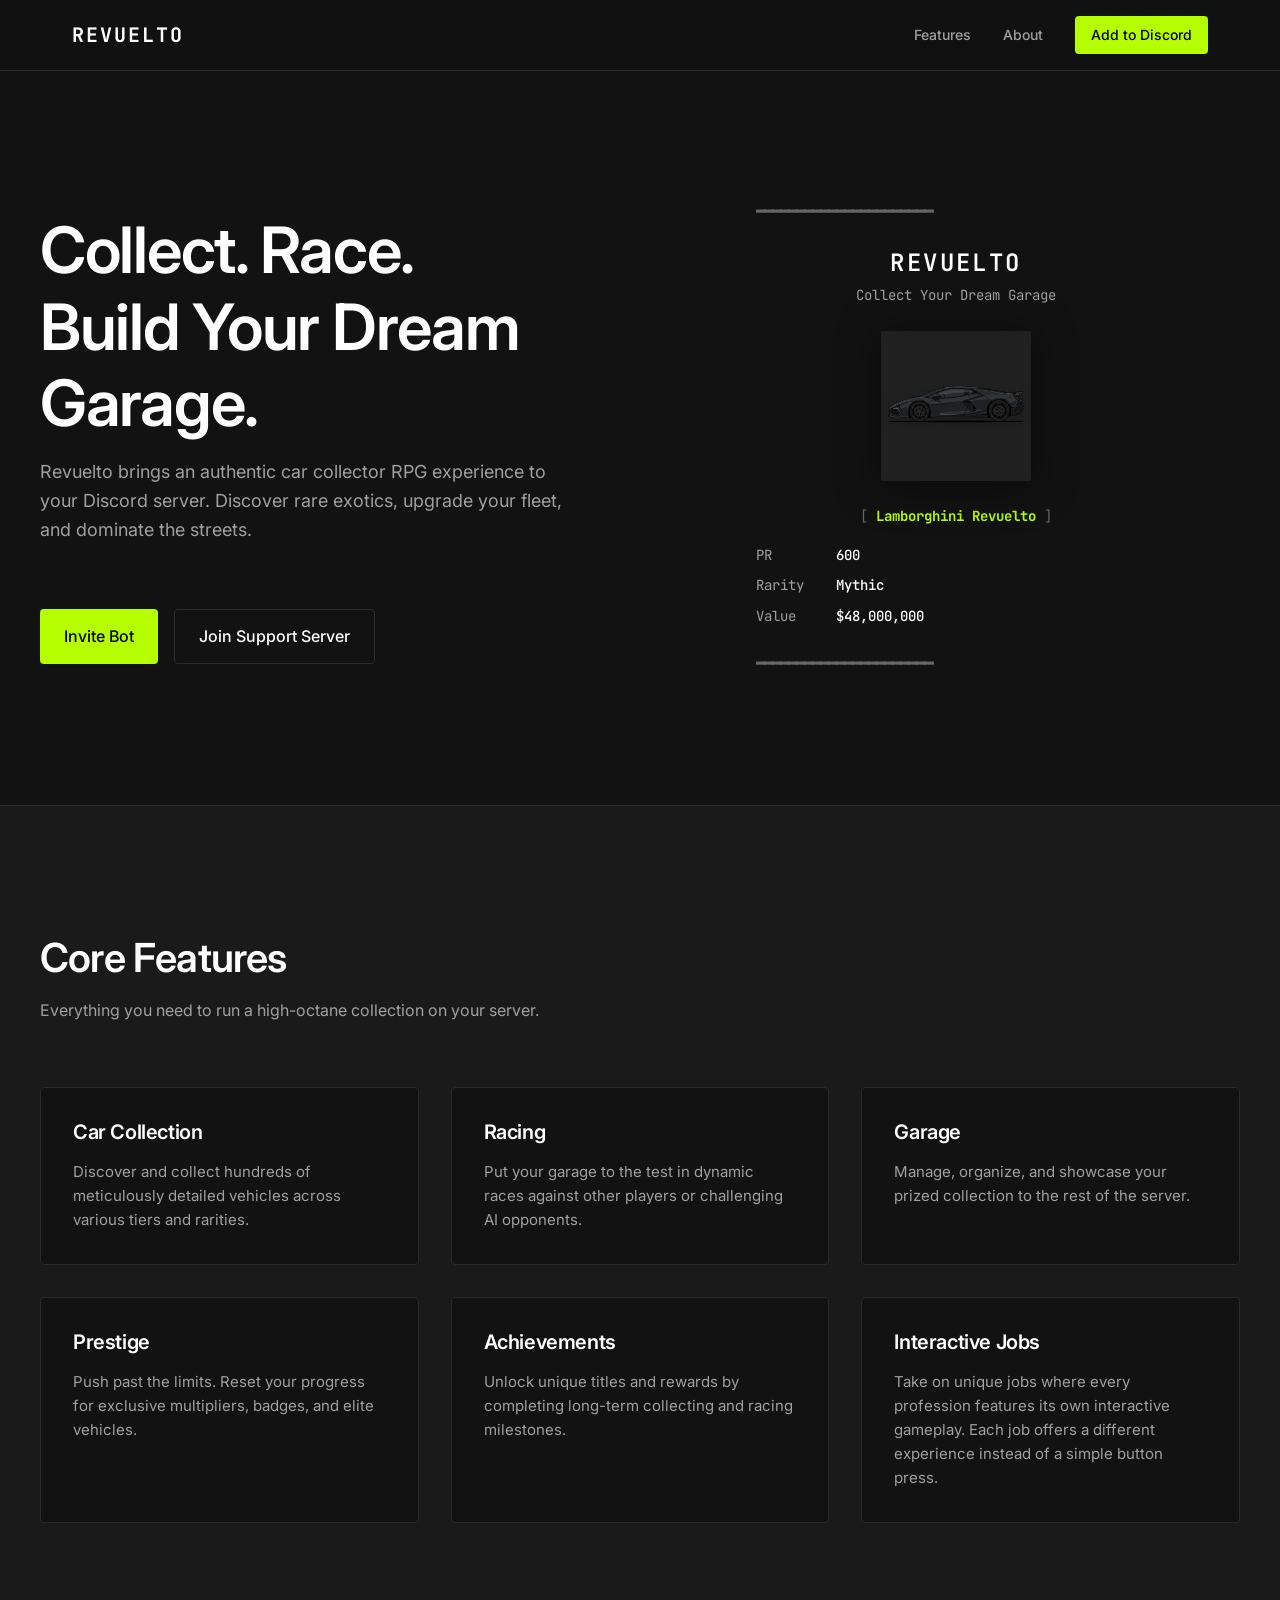
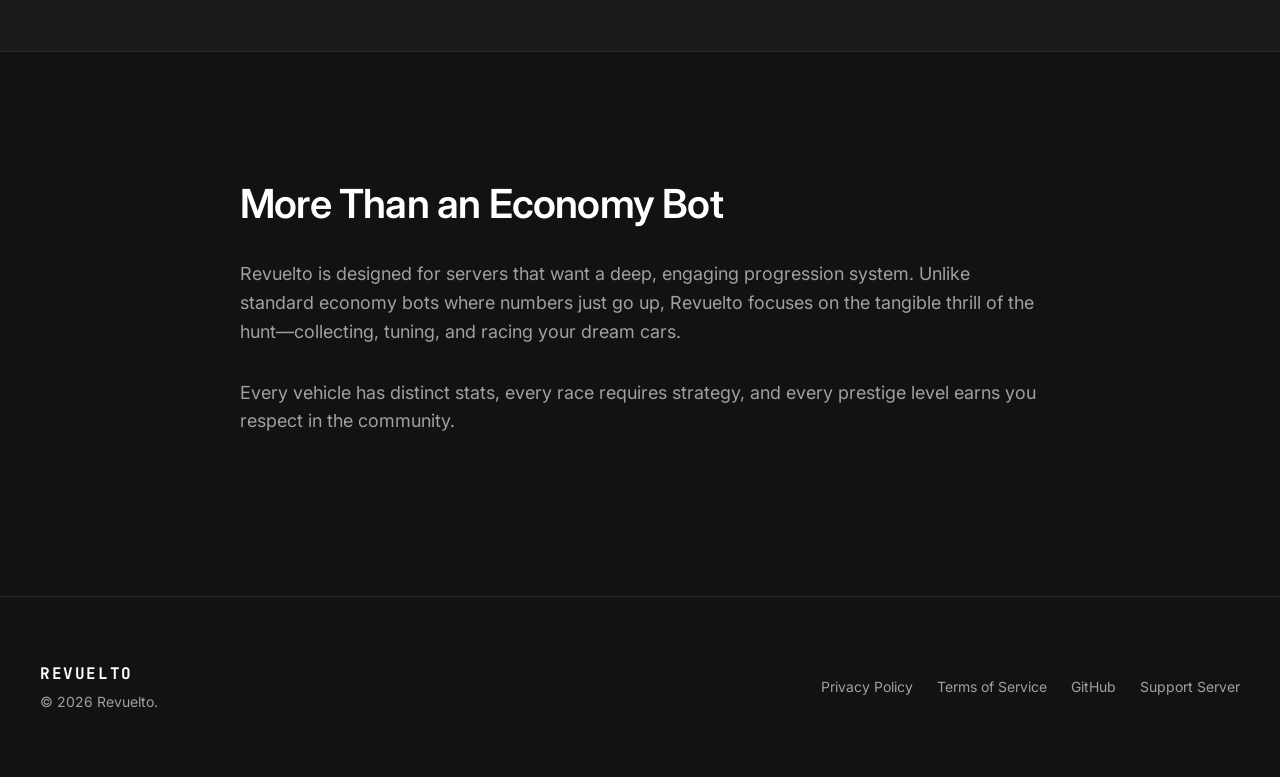
<file: index.html>
<!DOCTYPE html>
<html lang="en">
<head>
    <meta charset="UTF-8">
    <meta name="viewport" content="width=device-width, initial-scale=1.0">
    <title>Revuelto | Car Collector RPG Discord Bot</title>
    <meta name="description" content="Collect. Race. Build Your Dream Garage. Revuelto is a premium collector RPG bot for Discord focusing on long-term vehicle progression.">
    <link rel="stylesheet" href="assets/css/style.css">
    
    <!-- Google Fonts: Inter for UI, JetBrains Mono for stats/code aesthetic -->
    <link rel="preconnect" href="https://fonts.googleapis.com">
    <link rel="preconnect" href="https://fonts.gstatic.com" crossorigin>
    <link href="https://fonts.googleapis.com/css2?family=Inter:wght@400;500;600;700&family=JetBrains+Mono:wght@400;500;700&display=swap" rel="stylesheet">
</head>
<body>

    <nav class="navbar">
        <div class="nav-container">
            <div class="nav-logo">
                <a href="index.html" class="logo-text" aria-label="Revuelto Home">REVUELTO</a>
            </div>
            
            <button class="nav-toggle" id="nav-toggle" aria-expanded="false" aria-controls="nav-links" aria-label="Toggle navigation menu">
                <span class="hamburger"></span>
            </button>

            <div class="nav-links" id="nav-links">
                <a href="index.html#features">Features</a>
                <a href="index.html#about">About</a>
                <a href="https://discord.com/oauth2/authorize?client_id=1058564693192618064&permissions=2147609600&integration_type=0&scope=bot+applications.commands" target="_blank" rel="noopener noreferrer" class="btn-primary-small">Add to Discord</a>
            </div>
        </div>
    </nav>

    <header class="hero">
        <div class="hero-container">
            <div class="hero-content">
                <h1>Collect. Race.<br>Build Your Dream Garage.</h1>
                <p class="subtitle">Revuelto brings an authentic car collector RPG experience to your Discord server. Discover rare exotics, upgrade your fleet, and dominate the streets.</p>
                <div class="hero-actions">
                    <a href="https://discord.com/oauth2/authorize?client_id=1058564693192618064&permissions=2147609600&integration_type=0&scope=bot+applications.commands" target="_blank" rel="noopener noreferrer" class="btn-primary">Invite Bot</a>
                    <a href="https://discord.gg/BYtGPcSWS3" target="_blank" rel="noopener noreferrer" class="btn-secondary">Join Support Server</a>
                </div>
            </div>
            
            <div class="hero-visual" aria-label="Showcased Car Stat Card">
                <div class="stat-card">
                    <div class="stat-card-border top-border" aria-hidden="true">━━━━━━━━━━━━━━━━━━━━━━</div>
                    
                    <div class="stat-card-header">
                        <h2>REVUELTO</h2>
                        <span class="tagline">Collect Your Dream Garage</span>
                    </div>

                    <div class="car-image-container fade-transition" id="car-image-container">
                        <img src="assets/images/revuelto.png" alt="Lamborghini Revuelto" class="car-image" id="hero-car-image" width="300" height="150">
                    </div>
                    
                    <div class="stat-details fade-transition" id="stat-details-container">
                        <div class="stat-row title-row">
                            <span class="bracket" aria-hidden="true">[</span>
                            <span class="car-name" id="hero-car-name">Lamborghini Revuelto</span>
                            <span class="bracket" aria-hidden="true">]</span>
                        </div>
                        <div class="stat-row">
                            <span class="stat-label">PR</span>
                            <span class="stat-value" id="hero-car-pr">600</span>
                        </div>
                        <div class="stat-row">
                            <span class="stat-label">Rarity</span>
                            <span class="stat-value rarity-mythic" id="hero-car-rarity">Mythic</span>
                        </div>
                        <div class="stat-row">
                            <span class="stat-label">Value</span>
                            <span class="stat-value" id="hero-car-price">$48,000,000</span>
                        </div>
                    </div>
                    
                    <div class="stat-card-border bottom-border" aria-hidden="true">━━━━━━━━━━━━━━━━━━━━━━</div>
                </div>
            </div>
        </div>
    </header>

    <section id="features" class="features">
        <div class="section-container">
            <div class="section-header">
                <h2>Core Features</h2>
                <p>Everything you need to run a high-octane collection on your server.</p>
            </div>
            
            <div class="features-grid">
                <div class="feature-card">
                    <h3>Car Collection</h3>
                    <p>Discover and collect hundreds of meticulously detailed vehicles across various tiers and rarities.</p>
                </div>
                <div class="feature-card">
                    <h3>Racing</h3>
                    <p>Put your garage to the test in dynamic races against other players or challenging AI opponents.</p>
                </div>
                <div class="feature-card">
                    <h3>Garage</h3>
                    <p>Manage, organize, and showcase your prized collection to the rest of the server.</p>
                </div>
                <div class="feature-card">
                    <h3>Prestige</h3>
                    <p>Push past the limits. Reset your progress for exclusive multipliers, badges, and elite vehicles.</p>
                </div>
                <div class="feature-card">
                    <h3>Achievements</h3>
                    <p>Unlock unique titles and rewards by completing long-term collecting and racing milestones.</p>
                </div>
                <div class="feature-card">
                    <h3>Interactive Jobs</h3>
                    <p>Take on unique jobs where every profession features its own interactive gameplay. Each job offers a different experience instead of a simple button press.</p>
                </div>
            </div>
        </div>
    </section>

    <section id="about" class="about">
        <div class="section-container">
            <div class="about-content">
                <h2>More Than an Economy Bot</h2>
                <p>Revuelto is designed for servers that want a deep, engaging progression system. Unlike standard economy bots where numbers just go up, Revuelto focuses on the tangible thrill of the hunt—collecting, tuning, and racing your dream cars.</p>
                <p>Every vehicle has distinct stats, every race requires strategy, and every prestige level earns you respect in the community.</p>
            </div>
        </div>
    </section>

    <footer class="footer">
        <div class="footer-container">
            <div class="footer-left">
                <span class="footer-logo">REVUELTO</span>
                <p class="copyright">© 2026 Revuelto.</p>
            </div>
            <div class="footer-links">
                <a href="privacy.html">Privacy Policy</a>
                <a href="terms.html">Terms of Service</a>
                <a href="https://github.com/revuelto-newb" target="_blank" rel="noopener noreferrer">GitHub</a>
                <a href="https://discord.gg/BYtGPcSWS3" target="_blank" rel="noopener noreferrer">Support Server</a>
            </div>
        </div>
    </footer>

    <script src="assets/js/main.js"></script>
</body>
</html>
</file>
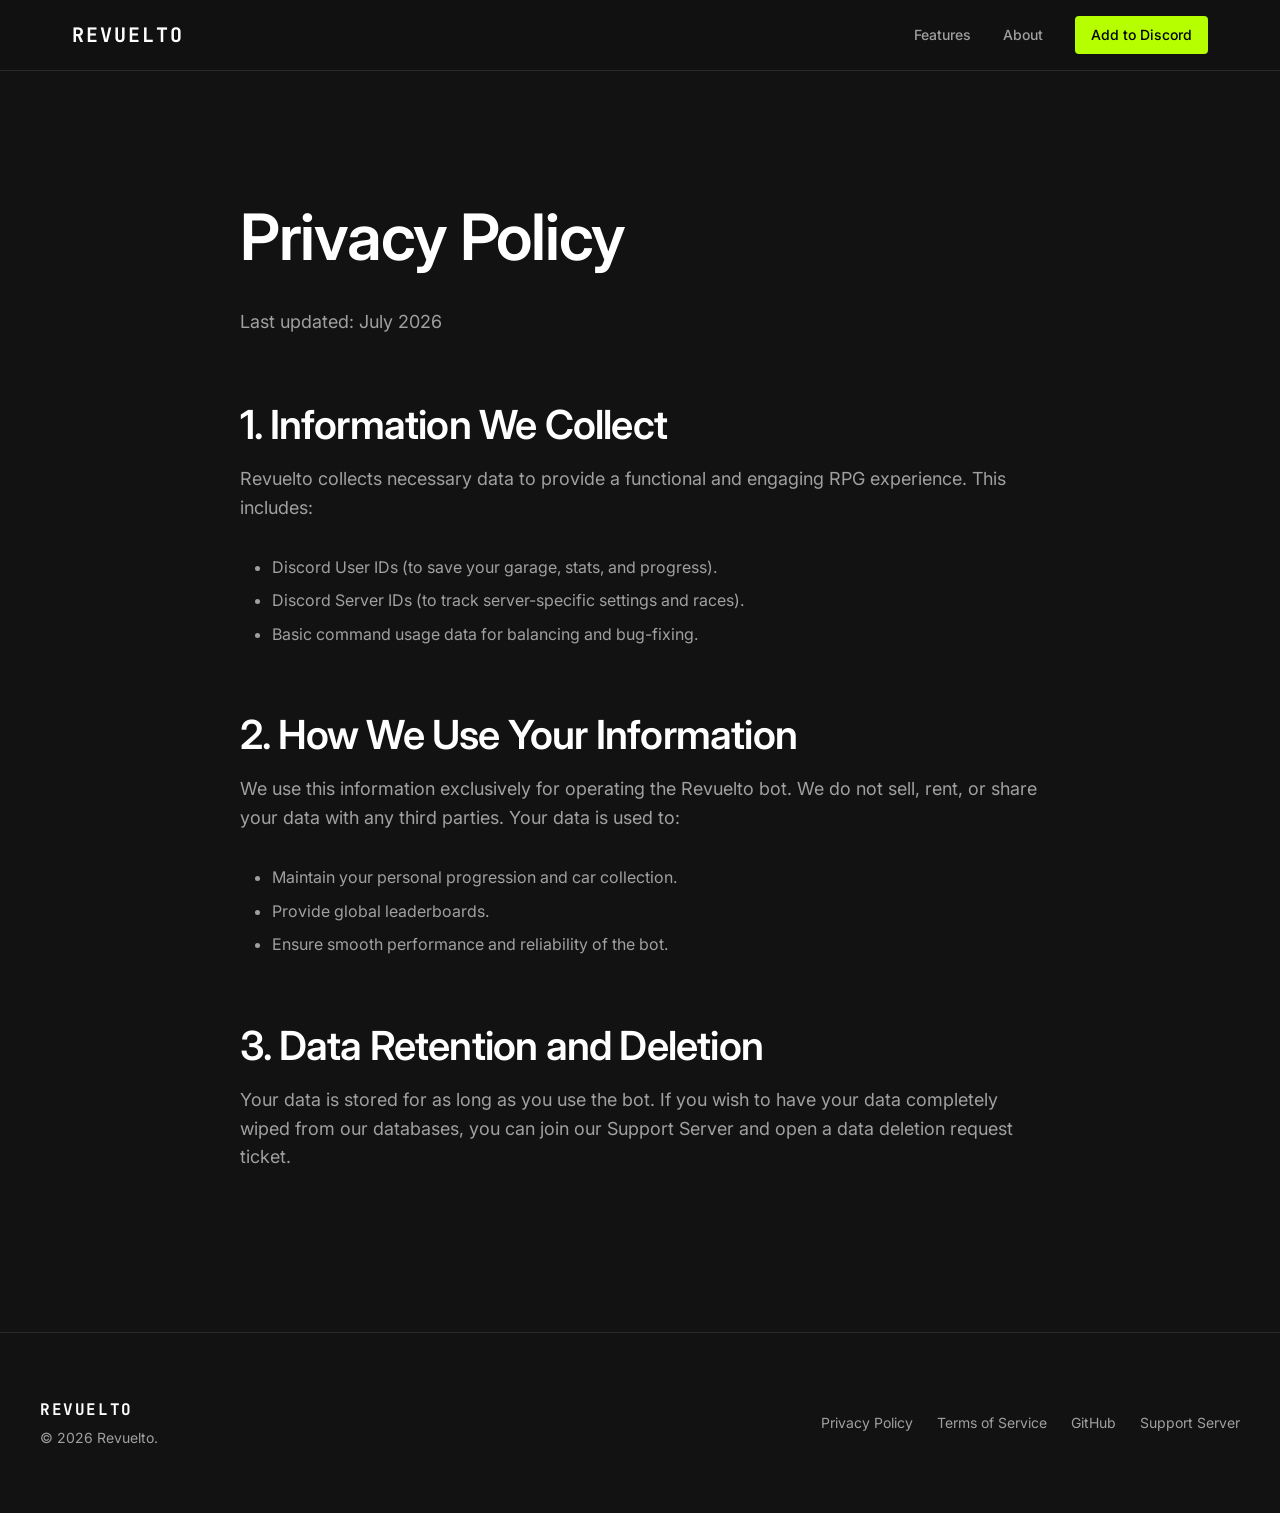
<file: privacy.html>
<!DOCTYPE html>
<html lang="en">
<head>
    <meta charset="UTF-8">
    <meta name="viewport" content="width=device-width, initial-scale=1.0">
    <title>Privacy Policy - Revuelto</title>
    <meta name="description" content="Privacy Policy for Revuelto Discord Bot.">
    <link rel="stylesheet" href="assets/css/style.css">
    <link rel="preconnect" href="https://fonts.googleapis.com">
    <link rel="preconnect" href="https://fonts.gstatic.com" crossorigin>
    <link href="https://fonts.googleapis.com/css2?family=Inter:wght@400;500;600;700&family=JetBrains+Mono:wght@400;500;700&display=swap" rel="stylesheet">
</head>
<body>

    <nav class="navbar">
        <div class="nav-container">
            <div class="nav-logo">
                <a href="index.html" class="logo-text" aria-label="Revuelto Home">REVUELTO</a>
            </div>
            
            <button class="nav-toggle" id="nav-toggle" aria-expanded="false" aria-controls="nav-links" aria-label="Toggle navigation menu">
                <span class="hamburger"></span>
            </button>

            <div class="nav-links" id="nav-links">
                <a href="index.html#features">Features</a>
                <a href="index.html#about">About</a>
                <a href="https://discord.com/oauth2/authorize?client_id=1058564693192618064&permissions=2147609600&integration_type=0&scope=bot+applications.commands" target="_blank" rel="noopener noreferrer" class="btn-primary-small">Add to Discord</a>
            </div>
        </div>
    </nav>

    <main class="generic-page">
        <div class="page-content">
            <h1>Privacy Policy</h1>
            <p>Last updated: July 2026</p>
            
            <h2>1. Information We Collect</h2>
            <p>Revuelto collects necessary data to provide a functional and engaging RPG experience. This includes:</p>
            <ul>
                <li>Discord User IDs (to save your garage, stats, and progress).</li>
                <li>Discord Server IDs (to track server-specific settings and races).</li>
                <li>Basic command usage data for balancing and bug-fixing.</li>
            </ul>

            <h2>2. How We Use Your Information</h2>
            <p>We use this information exclusively for operating the Revuelto bot. We do not sell, rent, or share your data with any third parties. Your data is used to:</p>
            <ul>
                <li>Maintain your personal progression and car collection.</li>
                <li>Provide global leaderboards.</li>
                <li>Ensure smooth performance and reliability of the bot.</li>
            </ul>

            <h2>3. Data Retention and Deletion</h2>
            <p>Your data is stored for as long as you use the bot. If you wish to have your data completely wiped from our databases, you can join our Support Server and open a data deletion request ticket.</p>
        </div>
    </main>

    <footer class="footer">
        <div class="footer-container">
            <div class="footer-left">
                <span class="footer-logo">REVUELTO</span>
                <p class="copyright">© 2026 Revuelto.</p>
            </div>
            <div class="footer-links">
                <a href="privacy.html">Privacy Policy</a>
                <a href="terms.html">Terms of Service</a>
                <a href="https://github.com/revuelto-newb" target="_blank" rel="noopener noreferrer">GitHub</a>
                <a href="https://discord.gg/BYtGPcSWS3" target="_blank" rel="noopener noreferrer">Support Server</a>
            </div>
        </div>
    </footer>

    <script src="assets/js/main.js"></script>
</body>
</html>
</file>
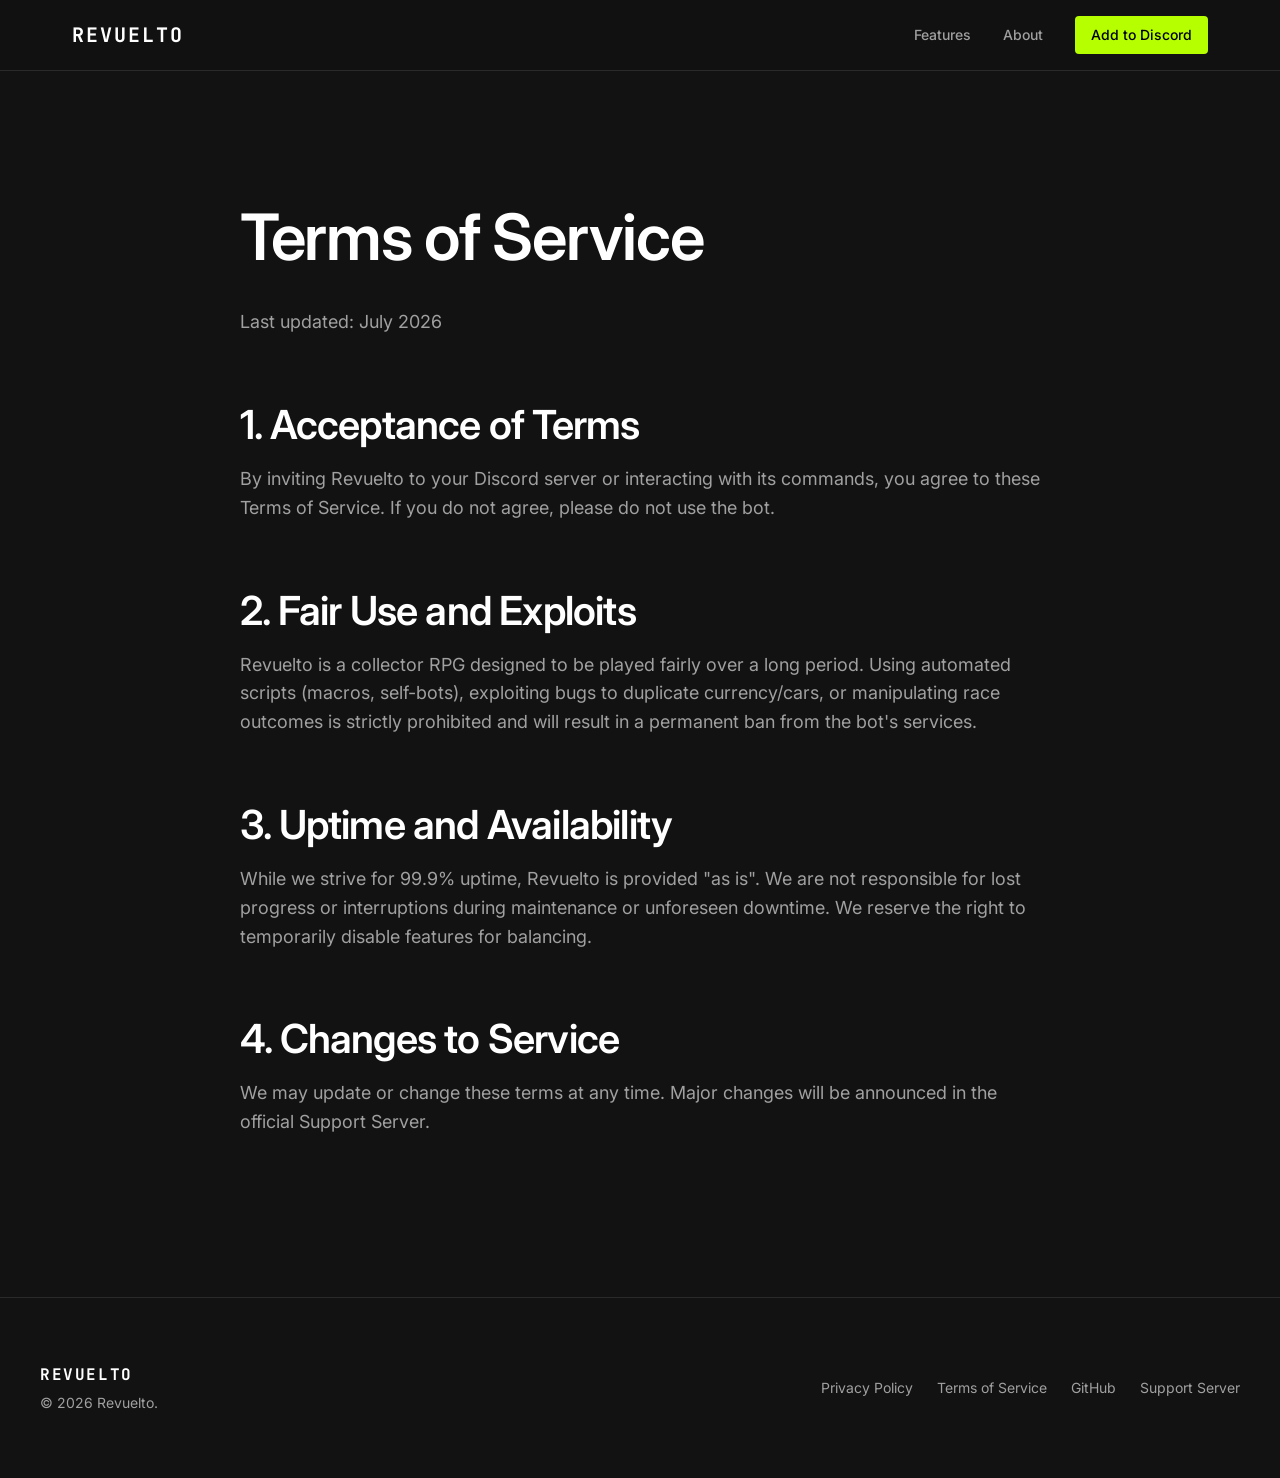
<file: terms.html>
<!DOCTYPE html>
<html lang="en">
<head>
    <meta charset="UTF-8">
    <meta name="viewport" content="width=device-width, initial-scale=1.0">
    <title>Terms of Service - Revuelto</title>
    <meta name="description" content="Terms of Service for Revuelto Discord Bot.">
    <link rel="stylesheet" href="assets/css/style.css">
    <link rel="preconnect" href="https://fonts.googleapis.com">
    <link rel="preconnect" href="https://fonts.gstatic.com" crossorigin>
    <link href="https://fonts.googleapis.com/css2?family=Inter:wght@400;500;600;700&family=JetBrains+Mono:wght@400;500;700&display=swap" rel="stylesheet">
</head>
<body>

    <nav class="navbar">
        <div class="nav-container">
            <div class="nav-logo">
                <a href="index.html" class="logo-text" aria-label="Revuelto Home">REVUELTO</a>
            </div>
            
            <button class="nav-toggle" id="nav-toggle" aria-expanded="false" aria-controls="nav-links" aria-label="Toggle navigation menu">
                <span class="hamburger"></span>
            </button>

            <div class="nav-links" id="nav-links">
                <a href="index.html#features">Features</a>
                <a href="index.html#about">About</a>
                <a href="https://discord.com/oauth2/authorize?client_id=1058564693192618064&permissions=2147609600&integration_type=0&scope=bot+applications.commands" target="_blank" rel="noopener noreferrer" class="btn-primary-small">Add to Discord</a>
            </div>
        </div>
    </nav>

    <main class="generic-page">
        <div class="page-content">
            <h1>Terms of Service</h1>
            <p>Last updated: July 2026</p>
            
            <h2>1. Acceptance of Terms</h2>
            <p>By inviting Revuelto to your Discord server or interacting with its commands, you agree to these Terms of Service. If you do not agree, please do not use the bot.</p>
            
            <h2>2. Fair Use and Exploits</h2>
            <p>Revuelto is a collector RPG designed to be played fairly over a long period. Using automated scripts (macros, self-bots), exploiting bugs to duplicate currency/cars, or manipulating race outcomes is strictly prohibited and will result in a permanent ban from the bot's services.</p>

            <h2>3. Uptime and Availability</h2>
            <p>While we strive for 99.9% uptime, Revuelto is provided "as is". We are not responsible for lost progress or interruptions during maintenance or unforeseen downtime. We reserve the right to temporarily disable features for balancing.</p>

            <h2>4. Changes to Service</h2>
            <p>We may update or change these terms at any time. Major changes will be announced in the official Support Server.</p>
        </div>
    </main>

    <footer class="footer">
        <div class="footer-container">
            <div class="footer-left">
                <span class="footer-logo">REVUELTO</span>
                <p class="copyright">© 2026 Revuelto.</p>
            </div>
            <div class="footer-links">
                <a href="privacy.html">Privacy Policy</a>
                <a href="terms.html">Terms of Service</a>
                <a href="https://github.com/revuelto-newb" target="_blank" rel="noopener noreferrer">GitHub</a>
                <a href="https://discord.gg/BYtGPcSWS3" target="_blank" rel="noopener noreferrer">Support Server</a>
            </div>
        </div>
    </footer>

    <script src="assets/js/main.js"></script>
</body>
</html>
</file>
<file: assets/css/style.css>
/* ==========================================================================
   CSS Variables & Reset
   ========================================================================== */

:root {
    /* Colors */
    --bg-base: #121212;
    --bg-surface: #1a1a1a;
    --bg-surface-hover: #222222;
    --bg-surface-border: #2a2a2a;
    
    --accent-lime: #B6FF00;
    --accent-lime-hover: #9ad600;
    
    --text-primary: #ffffff;
    --text-secondary: #a0a0a0;
    --text-muted: #666666;
    
    --rarity-rare: #00BFFF;
    --rarity-epic: #9D00FF;
    --rarity-legendary: #FFB800;

    /* Typography */
    --font-ui: 'Inter', -apple-system, BlinkMacSystemFont, "Segoe UI", Roboto, Helvetica, Arial, sans-serif;
    --font-mono: 'JetBrains Mono', 'Fira Code', Consolas, Monaco, monospace;
    
    /* Spacing & Layout */
    --max-width: 1200px;
    --spacing-xs: 0.5rem;
    --spacing-sm: 1rem;
    --spacing-md: 2rem;
    --spacing-lg: 4rem;
    --spacing-xl: 8rem;
    
    /* Radii */
    --radius-sm: 4px;
    --radius-md: 8px;
}

*, *::before, *::after {
    box-sizing: border-box;
    margin: 0;
    padding: 0;
}

body {
    font-family: var(--font-ui);
    background-color: var(--bg-base);
    color: var(--text-primary);
    line-height: 1.6;
    -webkit-font-smoothing: antialiased;
    -moz-osx-font-smoothing: grayscale;
}

a {
    color: inherit;
    text-decoration: none;
    transition: color 0.2s ease;
}

a:focus-visible, button:focus-visible, input:focus-visible {
    outline: 2px solid var(--accent-lime);
    outline-offset: 4px;
}

img {
    max-width: 100%;
    display: block;
}

/* ==========================================================================
   Typography
   ========================================================================== */

h1, h2, h3, h4 {
    font-weight: 600;
    line-height: 1.2;
    margin-bottom: var(--spacing-sm);
    letter-spacing: -0.02em;
}

h1 {
    font-size: clamp(2.5rem, 5vw, 4rem);
}

h2 {
    font-size: clamp(2rem, 4vw, 2.5rem);
}

h3 {
    font-size: 1.25rem;
    color: var(--text-primary);
}

p {
    color: var(--text-secondary);
    margin-bottom: var(--spacing-md);
}

/* ==========================================================================
   Buttons
   ========================================================================== */

.btn-primary, .btn-secondary, .btn-primary-small {
    display: inline-flex;
    align-items: center;
    justify-content: center;
    font-weight: 500;
    border-radius: var(--radius-sm);
    transition: all 0.2s ease;
    cursor: pointer;
}

.btn-primary {
    background-color: var(--accent-lime);
    color: #000000;
    padding: 0.875rem 1.5rem;
    font-size: 1rem;
}

.btn-primary:hover {
    background-color: var(--accent-lime-hover);
}

.btn-primary-small {
    background-color: var(--accent-lime);
    color: #000000;
    padding: 0.5rem 1rem;
    font-size: 0.875rem;
}

.btn-primary-small:hover {
    background-color: var(--accent-lime-hover);
}

.btn-secondary {
    background-color: transparent;
    color: var(--text-primary);
    border: 1px solid var(--bg-surface-border);
    padding: 0.875rem 1.5rem;
    font-size: 1rem;
}

.btn-secondary:hover {
    background-color: var(--bg-surface);
    border-color: var(--text-muted);
}

/* ==========================================================================
   Navigation
   ========================================================================== */

.navbar {
    position: sticky;
    top: 0;
    z-index: 100;
    background-color: rgba(18, 18, 18, 0.9);
    backdrop-filter: blur(8px);
    border-bottom: 1px solid var(--bg-surface-border);
}

.nav-container {
    max-width: var(--max-width);
    margin: 0 auto;
    padding: 1rem var(--spacing-md);
    display: flex;
    justify-content: space-between;
    align-items: center;
    position: relative;
}

.nav-logo a {
    font-family: var(--font-mono);
    font-weight: 700;
    font-size: 1.25rem;
    letter-spacing: 0.1em;
}

.nav-links {
    display: flex;
    align-items: center;
    gap: 2rem;
}

.nav-links a:not(.btn-primary-small) {
    color: var(--text-secondary);
    font-size: 0.875rem;
    font-weight: 500;
}

.nav-links a:not(.btn-primary-small):hover {
    color: var(--text-primary);
}

.nav-toggle {
    display: none;
    background: none;
    border: none;
    cursor: pointer;
    padding: 0.5rem;
    z-index: 101;
}

.hamburger, .hamburger::before, .hamburger::after {
    display: block;
    width: 24px;
    height: 2px;
    background-color: var(--text-primary);
    transition: transform 0.3s ease, opacity 0.3s ease;
}

.hamburger::before, .hamburger::after {
    content: '';
    position: absolute;
}

.hamburger::before {
    transform: translateY(-8px);
}

.hamburger::after {
    transform: translateY(8px);
}

.nav-toggle[aria-expanded="true"] .hamburger {
    background-color: transparent;
}

.nav-toggle[aria-expanded="true"] .hamburger::before {
    transform: rotate(45deg);
}

.nav-toggle[aria-expanded="true"] .hamburger::after {
    transform: rotate(-45deg);
}

/* ==========================================================================
   Hero Section
   ========================================================================== */

.hero {
    padding: var(--spacing-xl) var(--spacing-md);
    border-bottom: 1px solid var(--bg-surface-border);
}

.hero-container {
    max-width: var(--max-width);
    margin: 0 auto;
    display: grid;
    grid-template-columns: 1fr 1fr;
    gap: var(--spacing-lg);
    align-items: center;
}

.hero-content {
    max-width: 540px;
}

.subtitle {
    font-size: 1.125rem;
    margin-bottom: var(--spacing-lg);
}

.hero-actions {
    display: flex;
    gap: 1rem;
}

/* ==========================================================================
   Stat Card (Hero Visual)
   ========================================================================== */

.hero-visual {
    display: flex;
    justify-content: center;
    align-items: center;
}

.stat-card {
    font-family: var(--font-mono);
    background-color: var(--bg-base);
    color: var(--text-primary);
    width: 100%;
    max-width: 400px;
    display: flex;
    flex-direction: column;
    gap: 1.5rem;
}

.stat-card-border {
    color: var(--text-muted);
    user-select: none;
    letter-spacing: -2px;
    overflow: hidden;
    white-space: nowrap;
}

.stat-card-header {
    text-align: center;
}

.stat-card-header h2 {
    font-family: var(--font-mono);
    font-size: 1.5rem;
    margin-bottom: 0.25rem;
    letter-spacing: 0.1em;
}

.stat-card-header .tagline {
    font-size: 0.875rem;
    color: var(--text-secondary);
}

.car-image-container {
    display: flex;
    justify-content: center;
    align-items: center;
    height: 150px;
}

.car-image {
    max-width: 100%;
    height: auto;
    max-height: 100%;
    filter: drop-shadow(0 4px 20px rgba(0,0,0,0.5));
    object-fit: contain;
}

.stat-details {
    display: flex;
    flex-direction: column;
    gap: 0.5rem;
    min-height: 120px;
}

.stat-row {
    display: flex;
    justify-content: flex-start;
    align-items: center;
    font-size: 0.875rem;
}

.stat-row.title-row {
    justify-content: center;
    margin-bottom: 0.5rem;
    gap: 0.5rem;
}

.bracket {
    color: var(--text-muted);
}

.car-name {
    color: var(--accent-lime);
    font-weight: 700;
}

.stat-label {
    color: var(--text-secondary);
    width: 80px;
}

.stat-value {
    color: var(--text-primary);
    font-weight: 500;
}

.rarity-rare {
    color: var(--rarity-rare);
}
.rarity-epic {
    color: var(--rarity-epic);
}
.rarity-legendary {
    color: var(--rarity-legendary);
}

/* Animations */
.fade-transition {
    transition: opacity 0.3s ease;
    opacity: 1;
}

.fade-out {
    opacity: 0;
}

/* ==========================================================================
   Features Section
   ========================================================================== */

.features {
    padding: var(--spacing-xl) var(--spacing-md);
    background-color: var(--bg-surface);
    border-bottom: 1px solid var(--bg-surface-border);
}

.section-container {
    max-width: var(--max-width);
    margin: 0 auto;
}

.section-header {
    max-width: 600px;
    margin-bottom: var(--spacing-lg);
}

.features-grid {
    display: grid;
    grid-template-columns: repeat(auto-fit, minmax(300px, 1fr));
    gap: var(--spacing-md);
}

.feature-card {
    background-color: var(--bg-base);
    border: 1px solid var(--bg-surface-border);
    padding: 2rem;
    border-radius: var(--radius-sm);
    transition: border-color 0.2s ease;
}

.feature-card:hover {
    border-color: var(--text-muted);
}

.feature-card h3 {
    margin-bottom: 1rem;
}

.feature-card p {
    margin-bottom: 0;
    font-size: 0.9375rem;
}

/* ==========================================================================
   About / Generic Page Section
   ========================================================================== */

.about, .generic-page {
    padding: var(--spacing-xl) var(--spacing-md);
}

.about-content, .page-content {
    max-width: 800px;
    margin: 0 auto;
}

.about-content h2, .page-content h1 {
    margin-bottom: var(--spacing-md);
}

.about-content p, .page-content p {
    font-size: 1.125rem;
}

.page-content h2 {
    margin-top: var(--spacing-lg);
    margin-bottom: var(--spacing-sm);
}

.page-content ul {
    margin-bottom: var(--spacing-md);
    padding-left: var(--spacing-md);
    color: var(--text-secondary);
}

.page-content li {
    margin-bottom: 0.5rem;
}

/* ==========================================================================
   Footer
   ========================================================================== */

.footer {
    padding: var(--spacing-lg) var(--spacing-md);
    border-top: 1px solid var(--bg-surface-border);
    background-color: var(--bg-base);
}

.footer-container {
    max-width: var(--max-width);
    margin: 0 auto;
    display: flex;
    justify-content: space-between;
    align-items: center;
}

.footer-left {
    display: flex;
    flex-direction: column;
    gap: 0.25rem;
}

.footer-logo {
    font-family: var(--font-mono);
    font-weight: 700;
    letter-spacing: 0.1em;
}

.copyright {
    font-size: 0.875rem;
    margin-bottom: 0;
}

.footer-links {
    display: flex;
    flex-wrap: wrap;
    gap: 1.5rem;
}

.footer-links a {
    color: var(--text-secondary);
    font-size: 0.875rem;
}

.footer-links a:hover {
    color: var(--text-primary);
}

/* ==========================================================================
   Responsive
   ========================================================================== */

@media (max-width: 900px) {
    .hero-container {
        grid-template-columns: 1fr;
        text-align: center;
    }
    
    .hero-content {
        margin: 0 auto;
    }
    
    .hero-actions {
        justify-content: center;
    }
    
    .stat-row {
        justify-content: center;
    }

    .stat-label {
        width: auto;
        margin-right: 0.5rem;
    }
}

@media (max-width: 600px) {
    .nav-toggle {
        display: block;
    }
    
    .nav-links {
        position: absolute;
        top: 100%;
        left: 0;
        right: 0;
        background-color: var(--bg-surface);
        flex-direction: column;
        padding: var(--spacing-md);
        gap: var(--spacing-md);
        border-bottom: 1px solid var(--bg-surface-border);
        
        /* Animation states */
        opacity: 0;
        visibility: hidden;
        transform: translateY(-10px);
        transition: opacity 0.3s ease, transform 0.3s ease, visibility 0.3s ease;
    }
    
    .nav-links.nav-active {
        opacity: 1;
        visibility: visible;
        transform: translateY(0);
    }

    .hero-actions {
        flex-direction: column;
        width: 100%;
    }
    
    .footer-container {
        flex-direction: column;
        gap: 1.5rem;
        text-align: center;
    }
    
    .footer-links {
        justify-content: center;
    }
}
</file>
